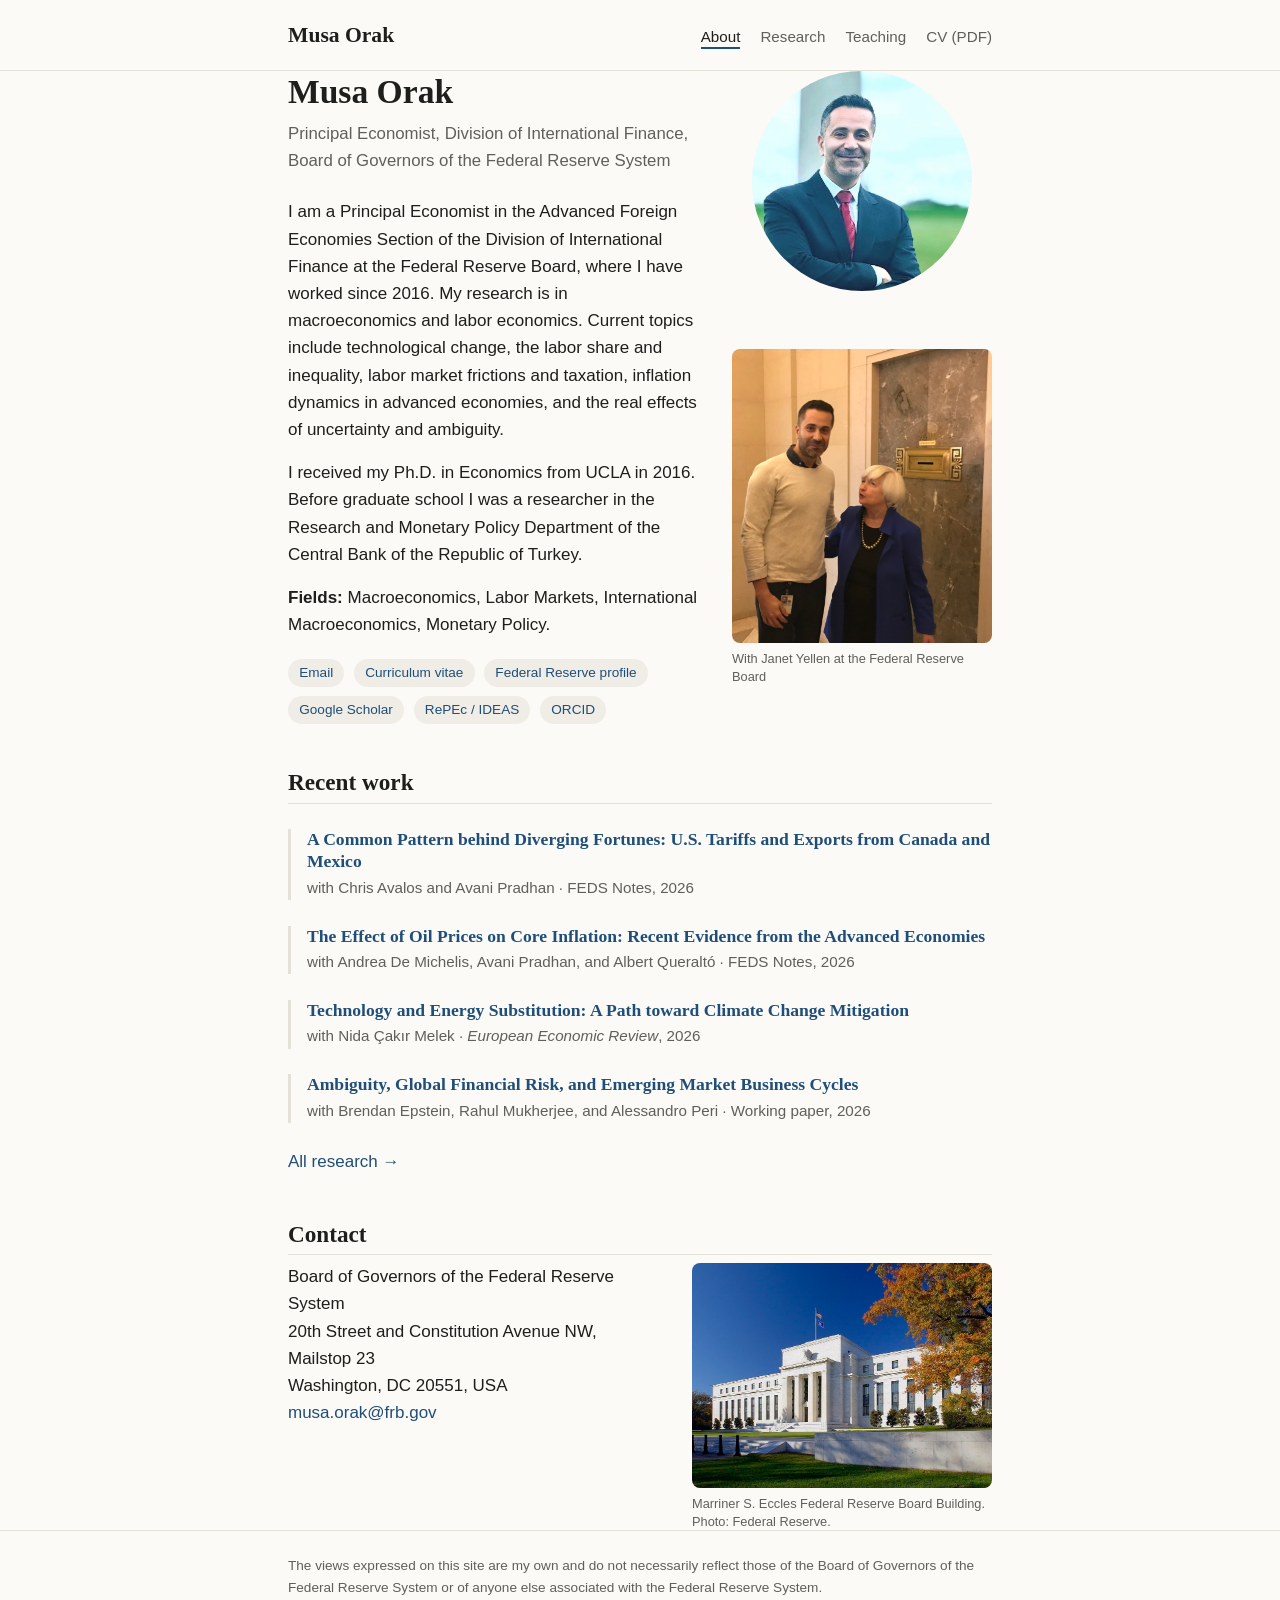
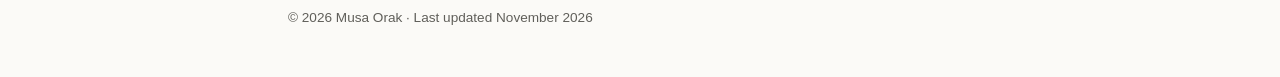
<file: index.html>
<!doctype html>
<html lang="en">
<head>
  <meta charset="utf-8">
  <meta name="viewport" content="width=device-width, initial-scale=1">
  <title>Musa Orak</title>
  <meta name="description" content="Musa Orak is a Principal Economist at the Federal Reserve Board. Research in macroeconomics and labor economics: technological change, the labor share and inequality, labor market frictions, inflation, and uncertainty.">
  <link rel="stylesheet" href="assets/style.css">
  <link rel="icon" href="data:image/svg+xml,%3Csvg xmlns='http://www.w3.org/2000/svg' viewBox='0 0 32 32'%3E%3Crect width='32' height='32' rx='6' fill='%231f4e79'/%3E%3Ctext x='16' y='22' text-anchor='middle' font-family='Georgia,serif' font-size='17' fill='white'%3EMO%3C/text%3E%3C/svg%3E">
</head>
<body>
<header class="site">
  <div class="wrap">
    <a class="brand" href="./">Musa Orak</a>
    <nav aria-label="Main">
      <ul>
        <li><a href="./" aria-current="page">About</a></li>
        <li><a href="research.html">Research</a></li>
        <li><a href="teaching.html">Teaching</a></li>
        <li><a href="Orak_CV.pdf">CV (PDF)</a></li>
      </ul>
    </nav>
  </div>
</header>

<main class="wrap">
  <div class="about">
    <div class="bio">
      <h1>Musa Orak</h1>
      <p class="lede">Principal Economist, Division of International Finance, Board of Governors of the Federal Reserve System</p>

      <p>I am a Principal Economist in the Advanced Foreign Economies Section of the Division of International Finance at the Federal Reserve Board, where I have worked since 2016. My research is in macroeconomics and labor economics. Current topics include technological change, the labor share and inequality, labor market frictions and taxation, inflation dynamics in advanced economies, and the real effects of uncertainty and ambiguity.</p>

      <p>I received my Ph.D. in Economics from UCLA in 2016. Before graduate school I was a researcher in the Research and Monetary Policy Department of the Central Bank of the Republic of Turkey.</p>

      <p><strong>Fields:</strong> Macroeconomics, Labor Markets, International Macroeconomics, Monetary Policy.</p>

      <ul class="links" aria-label="Profiles and contact">
        <li><a href="mailto:musa.orak@frb.gov">Email</a></li>
        <li><a href="Orak_CV.pdf">Curriculum vitae</a></li>
        <li><a href="https://www.federalreserve.gov/econres/musa-orak.htm">Federal Reserve profile</a></li>
        <li><a href="https://scholar.google.com/citations?user=68EUl_IAAAAJ&amp;hl=en">Google Scholar</a></li>
        <li><a href="https://ideas.repec.org/e/por105.html">RePEc / IDEAS</a></li>
        <li><a href="https://orcid.org/0000-0001-6528-2107">ORCID</a></li>
      </ul>
    </div>
    <figure class="portrait main">
      <img src="assets/headshot.jpg" alt="Portrait of Musa Orak" width="220" height="220">
    </figure>
    <figure class="portrait second">
      <img src="assets/with-yellen.jpg" alt="Musa Orak with Janet Yellen at the Federal Reserve Board" width="260" height="294" loading="lazy">
      <figcaption>With Janet Yellen at the Federal Reserve Board</figcaption>
    </figure>
  </div>

  <h2>Recent work</h2>
  <article class="pub">
    <h3 class="pub-title"><a href="research.html#tariffs-canada-mexico">A Common Pattern behind Diverging Fortunes: U.S. Tariffs and Exports from Canada and Mexico</a></h3>
    <p class="pub-meta">with Chris Avalos and Avani Pradhan &middot; FEDS Notes, 2026</p>
  </article>
  <article class="pub">
    <h3 class="pub-title"><a href="research.html#oil-core-inflation">The Effect of Oil Prices on Core Inflation: Recent Evidence from the Advanced Economies</a></h3>
    <p class="pub-meta">with Andrea De Michelis, Avani Pradhan, and Albert Queraltó &middot; FEDS Notes, 2026</p>
  </article>
  <article class="pub">
    <h3 class="pub-title"><a href="research.html#energy-substitution">Technology and Energy Substitution: A Path toward Climate Change Mitigation</a></h3>
    <p class="pub-meta">with Nida Çakır Melek &middot; <em>European Economic Review</em>, 2026</p>
  </article>
  <article class="pub">
    <h3 class="pub-title"><a href="research.html#ambiguity">Ambiguity, Global Financial Risk, and Emerging Market Business Cycles</a></h3>
    <p class="pub-meta">with Brendan Epstein, Rahul Mukherjee, and Alessandro Peri &middot; Working paper, 2026</p>
  </article>
  <p><a href="research.html">All research &rarr;</a></p>

  <h2>Contact</h2>
  <div class="contact">
    <p>
      Board of Governors of the Federal Reserve System<br>
      20th Street and Constitution Avenue NW, Mailstop 23<br>
      Washington, DC 20551, USA<br>
      <a href="mailto:musa.orak@frb.gov">musa.orak@frb.gov</a>
    </p>
    <figure class="portrait side">
      <!-- Public-domain Federal Reserve photo via Wikimedia Commons: File:Ec 05 (26114196145).jpg -->
      <img src="assets/eccles-building.jpg" alt="The Marriner S. Eccles Federal Reserve Board Building in Washington, DC" width="300" height="225" loading="lazy">
      <figcaption>Marriner S. Eccles Federal Reserve Board Building. Photo: Federal Reserve.</figcaption>
    </figure>
  </div>
</main>

<footer class="site">
  <div class="wrap">
    <p>The views expressed on this site are my own and do not necessarily reflect those of the Board of Governors of the Federal Reserve System or of anyone else associated with the Federal Reserve System.</p>
    <p>&copy; 2026 Musa Orak &middot; Last updated November 2026</p>
  </div>
</footer>
<!-- Cloudflare Web Analytics --><script type='module' src='https://static.cloudflareinsights.com/beacon.min.js' data-cf-beacon='{"token": "82379c5538f5444f82dd3ed7131e2933"}'></script><!-- End Cloudflare Web Analytics -->
<!-- Visit beacon (see worker/) --><script src="assets/beacon.js"></script>
</body>
</html>
</file>
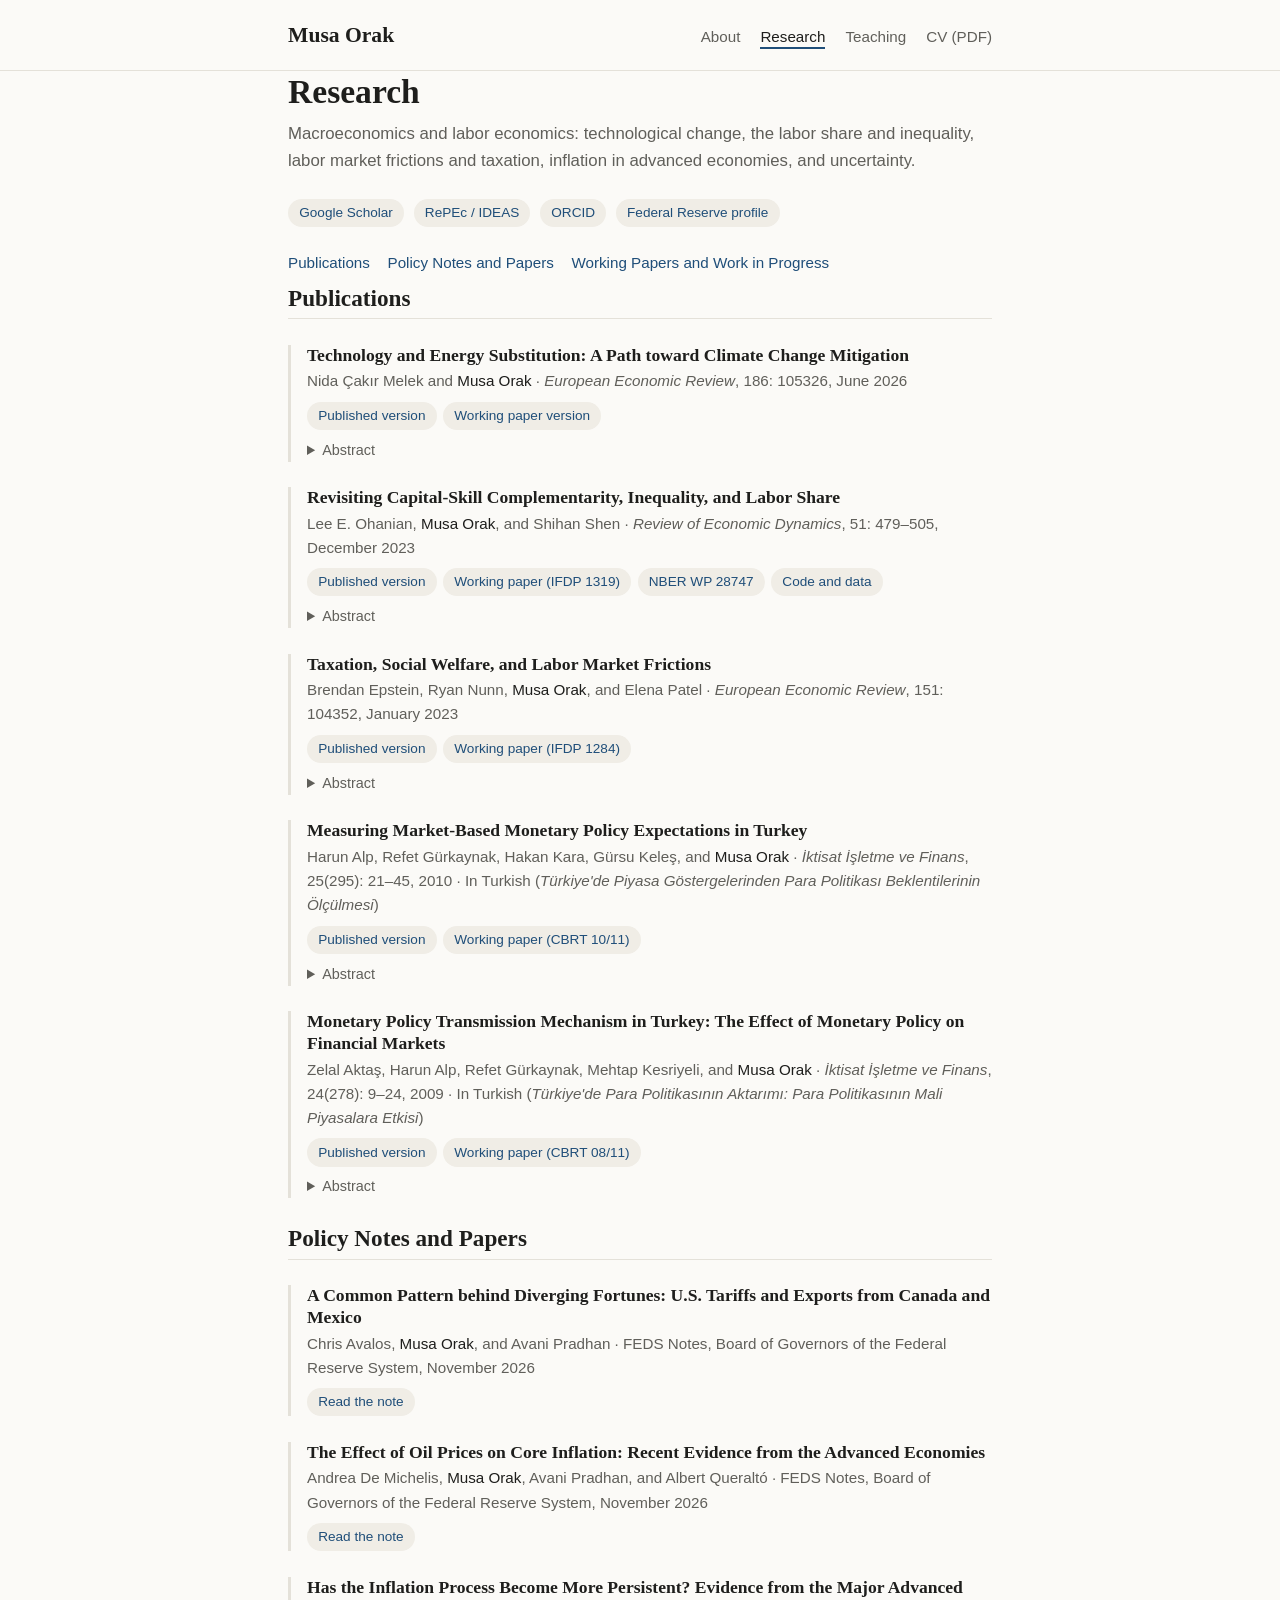
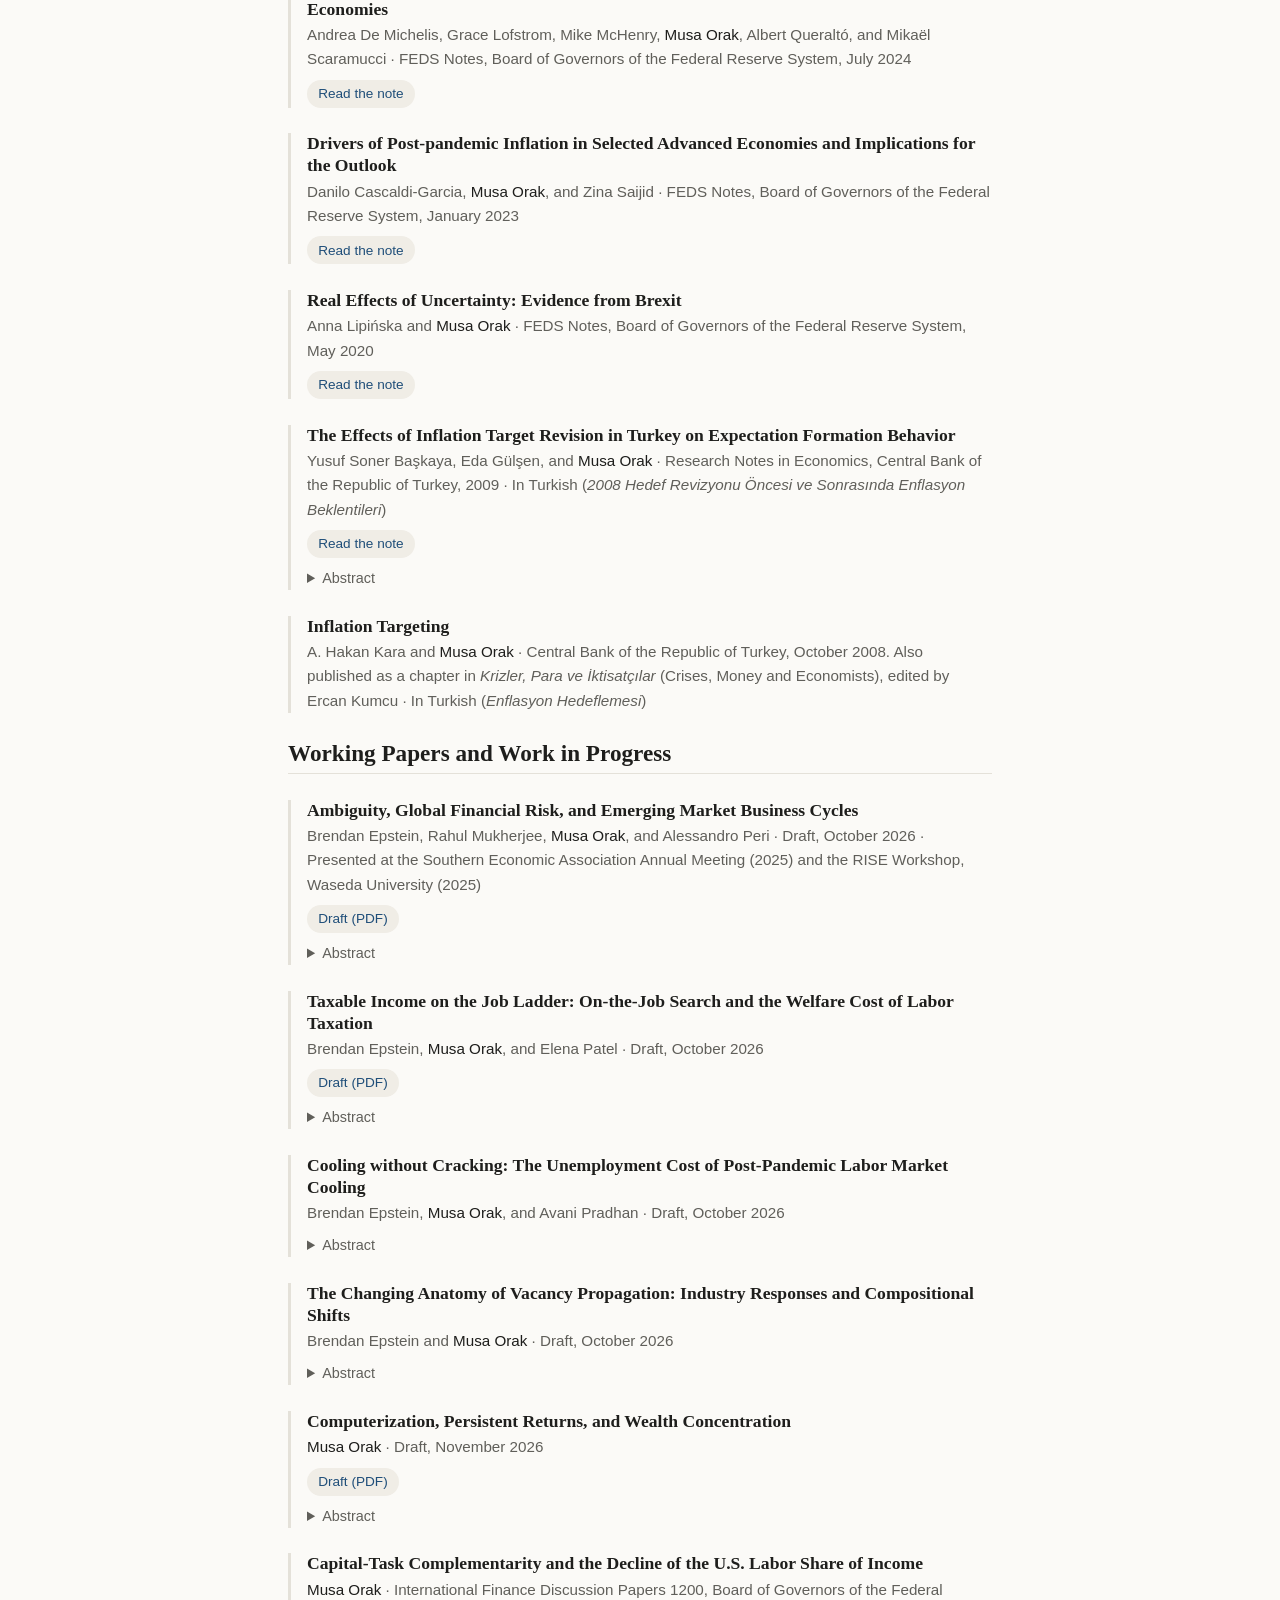
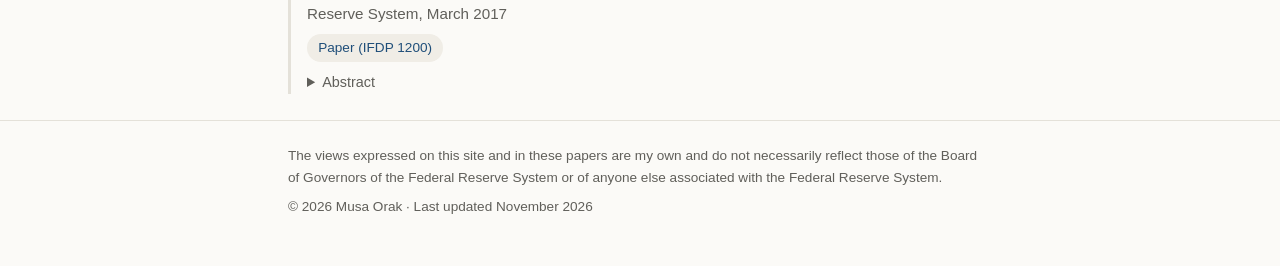
<file: research.html>
<!doctype html>
<html lang="en">
<head>
  <meta charset="utf-8">
  <meta name="viewport" content="width=device-width, initial-scale=1">
  <title>Research · Musa Orak</title>
  <meta name="description" content="Publications, policy notes, working papers, and work in progress by Musa Orak, economist at the Federal Reserve Board.">
  <link rel="stylesheet" href="assets/style.css">
  <link rel="icon" href="data:image/svg+xml,%3Csvg xmlns='http://www.w3.org/2000/svg' viewBox='0 0 32 32'%3E%3Crect width='32' height='32' rx='6' fill='%231f4e79'/%3E%3Ctext x='16' y='22' text-anchor='middle' font-family='Georgia,serif' font-size='17' fill='white'%3EMO%3C/text%3E%3C/svg%3E">
</head>
<body>
<header class="site">
  <div class="wrap">
    <a class="brand" href="./">Musa Orak</a>
    <nav aria-label="Main">
      <ul>
        <li><a href="./">About</a></li>
        <li><a href="research.html" aria-current="page">Research</a></li>
        <li><a href="teaching.html">Teaching</a></li>
        <li><a href="Orak_CV.pdf">CV (PDF)</a></li>
      </ul>
    </nav>
  </div>
</header>

<main class="wrap">
  <h1>Research</h1>
  <p class="lede">Macroeconomics and labor economics: technological change, the labor share and inequality, labor market frictions and taxation, inflation in advanced economies, and uncertainty.</p>

  <ul class="links" aria-label="Research profiles">
    <li><a href="https://scholar.google.com/citations?user=68EUl_IAAAAJ&amp;hl=en">Google Scholar</a></li>
    <li><a href="https://ideas.repec.org/e/por105.html">RePEc / IDEAS</a></li>
    <li><a href="https://orcid.org/0000-0001-6528-2107">ORCID</a></li>
    <li><a href="https://www.federalreserve.gov/econres/musa-orak.htm">Federal Reserve profile</a></li>
  </ul>

  <ul class="toc" aria-label="Sections" style="margin-top:1.5rem">
    <li><a href="#publications">Publications</a></li>
    <li><a href="#policy">Policy Notes and Papers</a></li>
    <li><a href="#working-papers">Working Papers and Work in Progress</a></li>
  </ul>

  <!-- ===================== PUBLICATIONS ===================== -->
  <section id="publications">
    <h2>Publications</h2>

    <article class="pub" id="energy-substitution">
      <h3 class="pub-title">Technology and Energy Substitution: A Path toward Climate Change Mitigation</h3>
      <p class="pub-meta">Nida Çakır Melek and <span class="me">Musa Orak</span> &middot; <em>European Economic Review</em>, 186: 105326, June 2026</p>
      <p class="pub-links">
        <a href="https://doi.org/10.1016/j.euroecorev.2026.105326">Published version</a>
        <a href="https://doi.org/10.18651/RWP2023-15">Working paper version</a>
      </p>
      <details class="abstract"><summary>Abstract</summary>
        <p>Mitigating climate change is critically linked to reducing an economy’s reliance on fossil energy. This paper examines U.S. energy dependence, measured by its factor share, using a neoclassical framework systematically. We present substitution across production inputs as a simple, explicit mechanism for climate-change mitigation and for interpreting energy-saving technical change. Allowing capital equipment–energy substitutability to vary over time, we find that changes in observed factor quantities can account for most low-frequency movements in the U.S. energy share over 1963–2019. Policies that foster access to and quality of capital equipment, and that account for dynamic substitutability between equipment and energy, can therefore support progress toward environmental goals.</p>
      </details>
    </article>

    <article class="pub" id="capital-skill">
      <h3 class="pub-title">Revisiting Capital-Skill Complementarity, Inequality, and Labor Share</h3>
      <p class="pub-meta">Lee E. Ohanian, <span class="me">Musa Orak</span>, and Shihan Shen &middot; <em>Review of Economic Dynamics</em>, 51: 479&ndash;505, December 2023</p>
      <p class="pub-links">
        <a href="https://doi.org/10.1016/j.red.2023.05.002">Published version</a>
        <a href="https://doi.org/10.17016/IFDP.2021.1319">Working paper (IFDP 1319)</a>
        <a href="https://www.nber.org/papers/w28747">NBER WP 28747</a>
        <a href="https://ideas.repec.org/c/red/ccodes/21-129.html">Code and data</a>
      </p>
      <details class="abstract"><summary>Abstract</summary>
        <p>This paper revisits capital-skill complementarity and inequality, as in Krusell, Ohanian, Rios-Rull and Violante (KORV, 2000). Using their methodology, we study how well the KORV model accounts for more recent data, including the large changes in the labor's share of income that were not present in KORV. We study both labor share of gross income (as in KORV), and income net of depreciation. We also use nonfarm business sector output as an alternative measure of production to real GDP. We find strong evidence for continued capital-skill complementarity in the most recent data, and we also find that the model continues to closely account for the skill premium. The model captures the average level of labor share, though it overpredicts its level by 2&ndash;4 percentage points at the end of the period.</p>
      </details>
    </article>

    <article class="pub" id="taxation-frictions">
      <h3 class="pub-title">Taxation, Social Welfare, and Labor Market Frictions</h3>
      <p class="pub-meta">Brendan Epstein, Ryan Nunn, <span class="me">Musa Orak</span>, and Elena Patel &middot; <em>European Economic Review</em>, 151: 104352, January 2023</p>
      <p class="pub-links">
        <a href="https://doi.org/10.1016/j.euroecorev.2022.104352">Published version</a>
        <a href="https://doi.org/10.17016/IFDP.2020.1284">Working paper (IFDP 1284)</a>
      </p>
      <details class="abstract"><summary>Abstract</summary>
        <p>Taking inefficiencies from taxation as given, a well-known public finance literature shows that the elasticity of taxable income (ETI) is a sufficient statistic for assessing the deadweight loss (DWL) from taxing labor income in a static neoclassical framework. Using a theoretical approach, we revisit this result from the vantage point of a general equilibrium macroeconomic model with labor search frictions. We show that, in this context, and against the backdrop of inefficient taxation, DWL can be up to 38 percent higher than the ETI under a range of reasonable parametric assumptions. Externalities arising from market participants not taking into account the impact of changes in their search- and vacancy-posting activities on other market participants can amplify this divergence substantially. However, with theoretical precision, we show how the wedge between the ETI and DWL can be controlled for, using readily observable variables.</p>
      </details>
    </article>

    <article class="pub" id="policy-expectations">
      <h3 class="pub-title">Measuring Market-Based Monetary Policy Expectations in Turkey</h3>
      <p class="pub-meta">Harun Alp, Refet Gürkaynak, Hakan Kara, Gürsu Keleş, and <span class="me">Musa Orak</span> &middot; <em>İktisat İşletme ve Finans</em>, 25(295): 21&ndash;45, 2010 &middot; In Turkish (<em>Türkiye'de Piyasa Göstergelerinden Para Politikası Beklentilerinin Ölçülmesi</em>)</p>
      <p class="pub-links">
        <a href="https://doi.org/10.3848/iif.2010.295.2849">Published version</a>
        <a href="https://ideas.repec.org/p/tcb/wpaper/1011.html">Working paper (CBRT 10/11)</a>
      </p>
      <details class="abstract"><summary>Abstract</summary>
        <p>This paper compares the ability of different market instruments in terms of predicting monetary policy decisions to find out which one best captures market participants' policy expectations. Towards this end, policy rate expectations implied by various market instruments and different approaches are derived for the period between July 2006 and October 2009. Empirical results show that market based monetary policy expectations in Turkey can most successfully be obtained by using the one week Turkish Lira Interbank Bid Rate (TRLIBID).</p>
      </details>
    </article>

    <article class="pub" id="transmission">
      <h3 class="pub-title">Monetary Policy Transmission Mechanism in Turkey: The Effect of Monetary Policy on Financial Markets</h3>
      <p class="pub-meta">Zelal Aktaş, Harun Alp, Refet Gürkaynak, Mehtap Kesriyeli, and <span class="me">Musa Orak</span> &middot; <em>İktisat İşletme ve Finans</em>, 24(278): 9&ndash;24, 2009 &middot; In Turkish (<em>Türkiye'de Para Politikasının Aktarımı: Para Politikasının Mali Piyasalara Etkisi</em>)</p>
      <p class="pub-links">
        <a href="https://doi.org/10.3848/iif.2009.278.6047">Published version</a>
        <a href="https://ideas.repec.org/p/tcb/wpaper/0811.html">Working paper (CBRT 08/11)</a>
      </p>
      <details class="abstract"><summary>Abstract</summary>
        <p>In this paper the effects of Central Bank of Turkey's interest rate decisions on relatively longer-term interest rates in financial markets and risk premia as well as on returns of the ISE-100, ISE-Financial indexes and exchange rates are studied by separating the anticipated component of monetary policy from that unexpected by financial markets. The results show that policy rate changes have significant effects on financial markets, especially on bond yields. Equity returns are not significantly driven by monetary policy surprises, whereas the responses of exchange rates are small. Thus, it appears that the transmission of monetary policy in Turkey is mainly through its effects on longer-term interest rates.</p>
      </details>
    </article>
  </section>

  <!-- ===================== POLICY NOTES AND PAPERS ===================== -->
  <section id="policy">
    <h2>Policy Notes and Papers</h2>

    <article class="pub" id="tariffs-canada-mexico">
      <h3 class="pub-title">A Common Pattern behind Diverging Fortunes: U.S. Tariffs and Exports from Canada and Mexico</h3>
      <p class="pub-meta">Chris Avalos, <span class="me">Musa Orak</span>, and Avani Pradhan &middot; FEDS Notes, Board of Governors of the Federal Reserve System, November 2026</p>
      <!-- DOI 10.17016/2380-7172.4196 is printed on the note but did not resolve yet on 2026-11-09; switch the link to https://doi.org/10.17016/2380-7172.4196 once it does. -->
      <p class="pub-links"><a href="https://www.federalreserve.gov/econres/notes/feds-notes/a-common-pattern-behind-diverging-fortunes-u-s-tariffs-and-exports-from-canada-and-mexico-20261109.html">Read the note</a></p>
    </article>

    <article class="pub" id="oil-core-inflation">
      <h3 class="pub-title">The Effect of Oil Prices on Core Inflation: Recent Evidence from the Advanced Economies</h3>
      <p class="pub-meta">Andrea De Michelis, <span class="me">Musa Orak</span>, Avani Pradhan, and Albert Queraltó &middot; FEDS Notes, Board of Governors of the Federal Reserve System, November 2026</p>
      <!-- DOI 10.17016/2380-7172.4190 is printed on the note but did not resolve yet on 2026-11-09; switch the link to https://doi.org/10.17016/2380-7172.4190 once it does. -->
      <p class="pub-links"><a href="https://www.federalreserve.gov/econres/notes/feds-notes/the-effect-of-oil-prices-on-core-inflation-recent-evidence-from-the-advanced-economies-20261109.html">Read the note</a></p>
    </article>

    <article class="pub" id="inflation-persistence">
      <h3 class="pub-title">Has the Inflation Process Become More Persistent? Evidence from the Major Advanced Economies</h3>
      <p class="pub-meta">Andrea De Michelis, Grace Lofstrom, Mike McHenry, <span class="me">Musa Orak</span>, Albert Queraltó, and Mikaël Scaramucci &middot; FEDS Notes, Board of Governors of the Federal Reserve System, July 2024</p>
      <p class="pub-links"><a href="https://doi.org/10.17016/2380-7172.3562">Read the note</a></p>
    </article>

    <article class="pub" id="post-pandemic-inflation">
      <h3 class="pub-title">Drivers of Post-pandemic Inflation in Selected Advanced Economies and Implications for the Outlook</h3>
      <p class="pub-meta">Danilo Cascaldi-Garcia, <span class="me">Musa Orak</span>, and Zina Saijid &middot; FEDS Notes, Board of Governors of the Federal Reserve System, January 2023</p>
      <p class="pub-links"><a href="https://doi.org/10.17016/2380-7172.3232">Read the note</a></p>
    </article>

    <article class="pub" id="brexit-uncertainty">
      <h3 class="pub-title">Real Effects of Uncertainty: Evidence from Brexit</h3>
      <p class="pub-meta">Anna Lipińska and <span class="me">Musa Orak</span> &middot; FEDS Notes, Board of Governors of the Federal Reserve System, May 2020</p>
      <p class="pub-links"><a href="https://doi.org/10.17016/2380-7172.2536">Read the note</a></p>
    </article>

    <article class="pub" id="target-revision">
      <h3 class="pub-title">The Effects of Inflation Target Revision in Turkey on Expectation Formation Behavior</h3>
      <p class="pub-meta">Yusuf Soner Başkaya, Eda Gülşen, and <span class="me">Musa Orak</span> &middot; Research Notes in Economics, Central Bank of the Republic of Turkey, 2009 &middot; In Turkish (<em>2008 Hedef Revizyonu Öncesi ve Sonrasında Enflasyon Beklentileri</em>)</p>
      <p class="pub-links"><a href="https://ideas.repec.org/p/tcb/econot/1001.html">Read the note</a></p>
      <details class="abstract"><summary>Abstract</summary>
        <p>This note investigates how the behavior of the economic agents regarding 12 and 24 months ahead inflation expectation formation has changed with the revision of inflation targets in June 2008 as a result of the joint decision of the Government and the Central Bank of Turkey. The results suggest that the role of inflation targets on the determination of the inflation expectations has increased, while that of the past inflation has weakened.</p>
      </details>
    </article>

    <article class="pub" id="inflation-targeting">
      <h3 class="pub-title">Inflation Targeting</h3>
      <p class="pub-meta">A. Hakan Kara and <span class="me">Musa Orak</span> &middot; Central Bank of the Republic of Turkey, October 2008. Also published as a chapter in <em>Krizler, Para ve İktisatçılar</em> (Crises, Money and Economists), edited by Ercan Kumcu &middot; In Turkish (<em>Enflasyon Hedeflemesi</em>)</p>
    </article>
  </section>

  <!-- ===================== WORKING PAPERS AND WORK IN PROGRESS ===================== -->
  <section id="working-papers">
    <h2>Working Papers and Work in Progress</h2>

    <article class="pub" id="ambiguity">
      <h3 class="pub-title">Ambiguity, Global Financial Risk, and Emerging Market Business Cycles</h3>
      <p class="pub-meta">Brendan Epstein, Rahul Mukherjee, <span class="me">Musa Orak</span>, and Alessandro Peri &middot; Draft, October 2026 &middot; Presented at the Southern Economic Association Annual Meeting (2025) and the RISE Workshop, Waseda University (2025)</p>
      <p class="pub-links"><a href="https://drive.google.com/file/d/1PR014KBkgvjwNrUNhCQ2eIe-FYTlEtoM/view?usp=sharing">Draft (PDF)</a></p>
      <details class="abstract"><summary>Abstract</summary>
        <p>This paper examines the impact of ambiguity (Knightian uncertainty) in U.S. financial markets on real economic activity in Emerging Market Economies (EMEs). Using a panel structural vector autoregression, we identify ambiguity shocks in U.S. equity markets and assess their transmission to EMEs. We find that an increase in ambiguity leads to a significant and persistent boom in EME GDP and investment. We attribute this result to investors&rsquo; portfolio reallocations: heightened ambiguity prompts a shift out of U.S. assets into foreign bonds and equities, with no flight to safety, which eases global financial conditions for EMEs and boosts their activity; a portfolio model with ambiguity-averse investors delivers this reallocation, in contrast to the flight to safety that higher volatility produces. We also document a negative response of ambiguity to structurally identified global financial risk shocks, uncovering a key role of global financial risk in shaping investors&rsquo; beliefs. Variance and historical decompositions underscore the role of ambiguity as a key driver of EME business cycles, comparable in importance to global financial risk and country spread shocks and accounting for about a third of the mid-2000s expansion in EME output.</p>
      </details>
    </article>

    <article class="pub" id="job-ladder">
      <h3 class="pub-title">Taxable Income on the Job Ladder: On-the-Job Search and the Welfare Cost of Labor Taxation</h3>
      <p class="pub-meta">Brendan Epstein, <span class="me">Musa Orak</span>, and Elena Patel &middot; Draft, October 2026</p>
      <p class="pub-links"><a href="papers/taxable_income_job_ladder.pdf">Draft (PDF)</a></p>
      <details class="abstract"><summary>Abstract</summary>
        <p>The elasticity of taxable income (ETI) is often used to summarize the efficiency cost of taxation, but earlier work shows that search frictions can create a substantial gap between the ETI prediction and actual deadweight loss (DWL). We ask which features of a job ladder change this gap. In a calibrated search-and-matching model, we introduce these features sequentially. Duplicating the recruitment market leaves the gap unchanged, as does a controlled wage hierarchy. Allowing workers to climb the ladder through on-the-job search, on the other hand, increases the gap by 19 percent. The magnitude of this effect is not identified by standard labor-market observations and the ETI alone. Across calibrations that match the same targets but differ in unobserved nonwage amenities, on-the-job search increases the gap by up to 41 percent. An observation on the taxable wage bill as a share of output can distinguish these calibrations. Once workers move along a job ladder, taxable income alone need not contain enough information to measure the welfare cost of taxation.</p>
      </details>
    </article>

    <article class="pub" id="cooling">
      <h3 class="pub-title">Cooling without Cracking: The Unemployment Cost of Post-Pandemic Labor Market Cooling</h3>
      <p class="pub-meta">Brendan Epstein, <span class="me">Musa Orak</span>, and Avani Pradhan &middot; Draft, October 2026</p>
      <details class="abstract"><summary>Abstract</summary>
        <p>Post-pandemic labor-market cooling was accompanied by unusually small increases in unemployment. A historically low increase, however, need not be anomalous given the vacancy decline and the initial unemployment rate. Using quarterly data for 17 advanced economies and a common tightness-based episode rule, we compare 14 cooling episodes with peaks in 2022&ndash;23 with 35 historical episodes. The median unemployment cost of cooling, the percentage-point increase in unemployment per 100 log points of declining tightness, was 1.16 recently, compared with 2.65 historically and 2.28 outside 2007&ndash;08. Every recent episode had a lower cost than its own economy&rsquo;s historical median, and lower starting unemployment accounts for roughly one-quarter of the gap. A vacancy&ndash;unemployment relation estimated for the pre-pandemic period, applied to realized vacancy declines and initial unemployment rates, implies a median recent increase of 0.68 percentage point, close to the observed 0.63. Dating episodes from vacancy peaks places the recent response below this benchmark, but neither estimate is precise enough to establish an unusual conditional response. Net participation changes added to recent unemployment rather than holding it down, and inferred exits from unemployment deteriorated less than in historical episodes in quarterly duration measures.</p>
      </details>
    </article>

    <article class="pub" id="vacancy-propagation">
      <h3 class="pub-title">The Changing Anatomy of Vacancy Propagation: Industry Responses and Compositional Shifts</h3>
      <p class="pub-meta">Brendan Epstein and <span class="me">Musa Orak</span> &middot; Draft, October 2026</p>
      <details class="abstract"><summary>Abstract</summary>
        <p>The timing of vacancy adjustment after a productivity innovation matters for labor-market propagation, but an aggregate vacancy response combines two objects: the behavior of vacancies within industries and the distribution of outstanding openings across those industries. Using the Conference Board&rsquo;s newspaper Help-Wanted Advertising Index for 1951Q1&ndash;2004Q2, we estimate productivity&ndash;vacancy&ndash;unemployment responses in progressively truncated samples. The impact response of vacancies generally becomes smaller as earlier decades are omitted, while positive point estimates at later horizons persist; the shortest-window estimates are imprecise. Using JOLTS data for 2001Q1&ndash;2019Q4, we then estimate manufacturing, private-services, and other-nonfarm responses to a common, recursively identified innovation in measured labor productivity. The manufacturing impact response exceeds the private-services response by 5.72 log percentage points (paired 90% pointwise bootstrap interval [3.93, 6.92]). Aggregating industry responses in vacancy levels and holding them fixed, we find that shifting five percentage points of the initial vacancy stock from private services to manufacturing raises the aggregate impact response by 0.29 log percentage points ([0.20, 0.35]), about 28% of the benchmark of 1.05. Our contribution is to link the historical change in response shape to an estimated sectoral contrast and an exact aggregation exercise. The exercise quantifies a channel through which industry composition may shape aggregate vacancy dynamics; identifying its historical contribution would require reconstructed historical vacancy-stock shares.</p>
      </details>
    </article>

    <article class="pub" id="wealth-concentration">
      <h3 class="pub-title">Computerization, Persistent Returns, and Wealth Concentration</h3>
      <p class="pub-meta"><span class="me">Musa Orak</span> &middot; Draft, November 2026</p>
      <p class="pub-links"><a href="papers/computerization_wealth_concentration.pdf">Draft (PDF)</a></p>
      <details class="abstract"><summary>Abstract</summary>
        <p>Computerization has opposing long-run effects on wealth concentration. I combine an estimated task-based technology with incomplete markets, endogenous schooling, and persistent household return differences, and compare stationary equilibria using U.S. inputs from 1967 to 2019. Holding return premia fixed, the measured ICT-price decline lowers the stationary top-1% wealth share by 8.1&ndash;8.6 percentage points, with depreciation and education costs at their 2019 values. Wages rise in all three tasks, the common return falls, and median wealth grows faster than mean wealth, even as employment polarizes. Across stationary equilibria, matching the observed 7.2-point rise in the top-1% wealth share requires the standard deviation of persistent returns to rise from 6.0 to 8.1 percentage points. When return differences widen with the stock of computer capital according to the calibrated ICT-linked rule, the same price decline raises the top-1% share by 6.5 points. At the 2019 inputs, wider dispersion adds about 14 points relative to fixed dispersion. This contribution depends strongly on persistence: shortening return-type spells from 4.6 to 2.1 years reduces it by about two-thirds.</p>
      </details>
    </article>

    <article class="pub" id="capital-task">
      <h3 class="pub-title">Capital-Task Complementarity and the Decline of the U.S. Labor Share of Income</h3>
      <p class="pub-meta"><span class="me">Musa Orak</span> &middot; International Finance Discussion Papers 1200, Board of Governors of the Federal Reserve System, March 2017</p>
      <p class="pub-links"><a href="https://doi.org/10.17016/IFDP.2017.1200">Paper (IFDP 1200)</a></p>
      <details class="abstract"><summary>Abstract</summary>
        <p>This paper provides evidence that shifts in the occupational composition of the U.S. workforce are the most important factor explaining the trend decline in the labor share over the past four decades. Estimates suggest that while there is unitary elasticity between equipment capital and non-routine tasks, equipment capital and routine tasks are highly substitutable. Through the lenses of a general equilibrium model with occupational choice and the estimated production technology, I document that the fall in relative price of equipment capital alone can explain 72 percent of the observed decline in the U.S. labor share. In addition, I find that differences in labor share trends across sectors can be accounted for by varying sensitivities of cost of production to the price of equipment capital.</p>
      </details>
    </article>
  </section>
</main>

<footer class="site">
  <div class="wrap">
    <p>The views expressed on this site and in these papers are my own and do not necessarily reflect those of the Board of Governors of the Federal Reserve System or of anyone else associated with the Federal Reserve System.</p>
    <p>&copy; 2026 Musa Orak &middot; Last updated November 2026</p>
  </div>
</footer>
<!-- Cloudflare Web Analytics --><script type='module' src='https://static.cloudflareinsights.com/beacon.min.js' data-cf-beacon='{"token": "82379c5538f5444f82dd3ed7131e2933"}'></script><!-- End Cloudflare Web Analytics -->
<!-- Visit beacon (see worker/) --><script src="assets/beacon.js"></script>
</body>
</html>
</file>
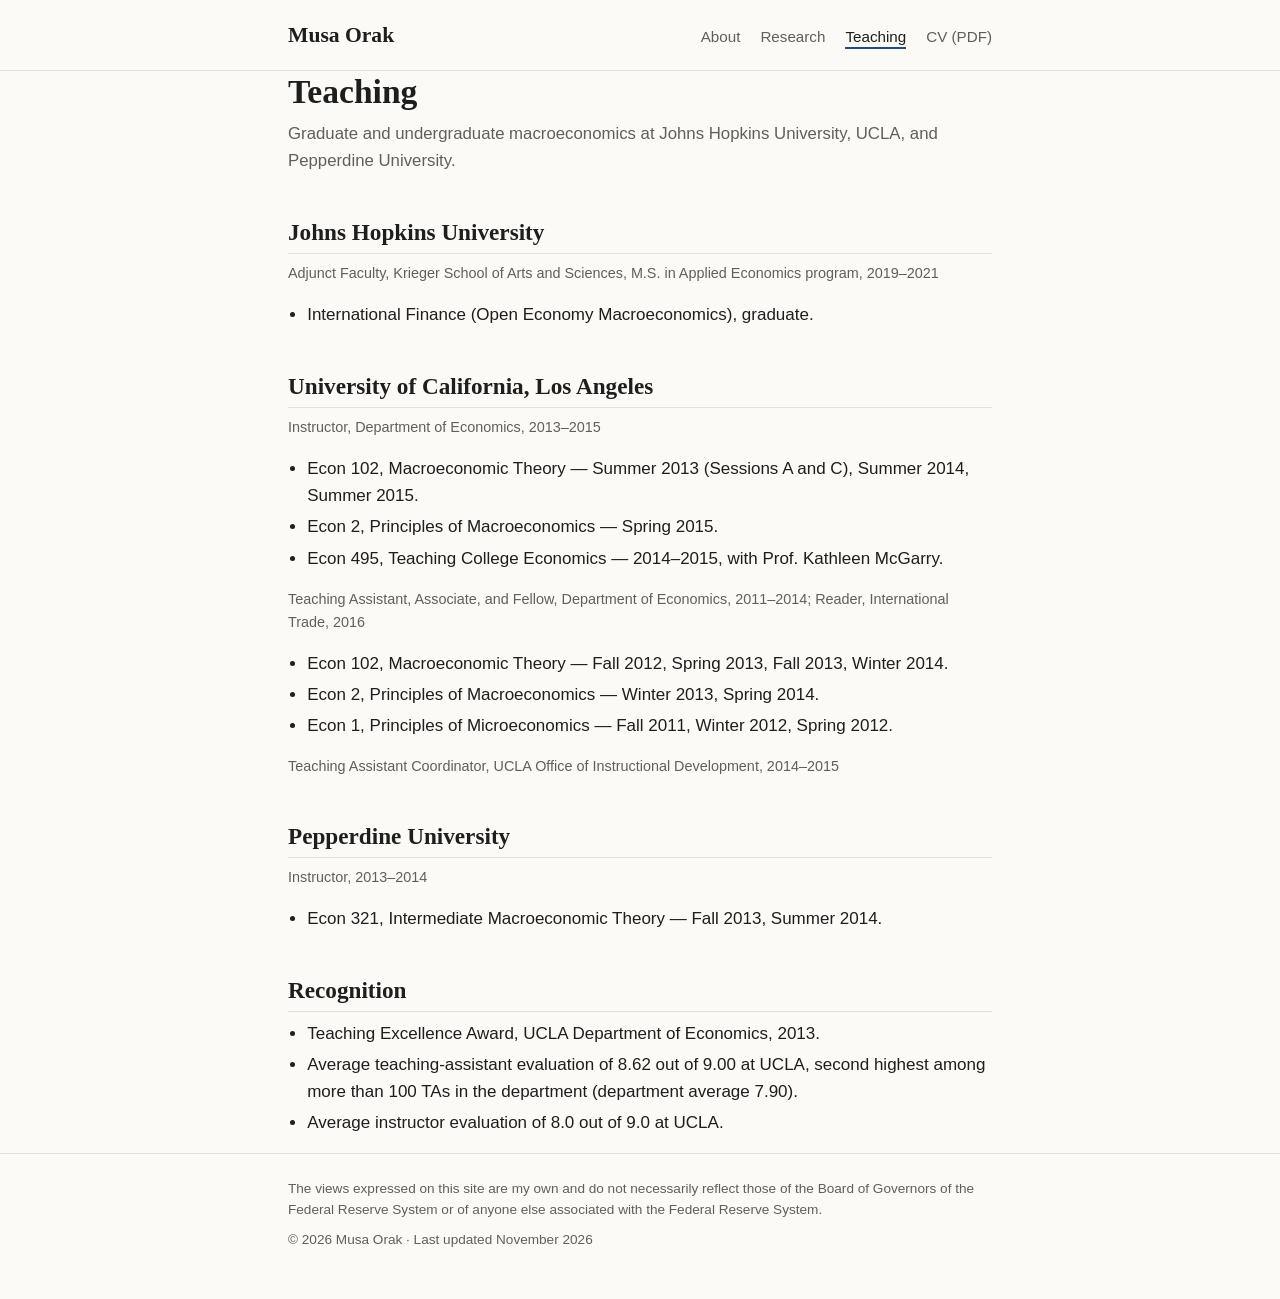
<file: teaching.html>
<!doctype html>
<html lang="en">
<head>
  <meta charset="utf-8">
  <meta name="viewport" content="width=device-width, initial-scale=1">
  <title>Teaching · Musa Orak</title>
  <meta name="description" content="Teaching record of Musa Orak: Johns Hopkins University, UCLA, and Pepperdine University.">
  <link rel="stylesheet" href="assets/style.css">
  <link rel="icon" href="data:image/svg+xml,%3Csvg xmlns='http://www.w3.org/2000/svg' viewBox='0 0 32 32'%3E%3Crect width='32' height='32' rx='6' fill='%231f4e79'/%3E%3Ctext x='16' y='22' text-anchor='middle' font-family='Georgia,serif' font-size='17' fill='white'%3EMO%3C/text%3E%3C/svg%3E">
</head>
<body>
<header class="site">
  <div class="wrap">
    <a class="brand" href="./">Musa Orak</a>
    <nav aria-label="Main">
      <ul>
        <li><a href="./">About</a></li>
        <li><a href="research.html">Research</a></li>
        <li><a href="teaching.html" aria-current="page">Teaching</a></li>
        <li><a href="Orak_CV.pdf">CV (PDF)</a></li>
      </ul>
    </nav>
  </div>
</header>

<main class="wrap">
  <h1>Teaching</h1>
  <p class="lede">Graduate and undergraduate macroeconomics at Johns Hopkins University, UCLA, and Pepperdine University.</p>

  <h2>Johns Hopkins University</h2>
  <p class="muted small">Adjunct Faculty, Krieger School of Arts and Sciences, M.S. in Applied Economics program, 2019&ndash;2021</p>
  <ul class="courses">
    <li>International Finance (Open Economy Macroeconomics), graduate.</li>
  </ul>

  <h2>University of California, Los Angeles</h2>
  <p class="muted small">Instructor, Department of Economics, 2013&ndash;2015</p>
  <ul class="courses">
    <li>Econ 102, Macroeconomic Theory &mdash; Summer 2013 (Sessions A and C), Summer 2014, Summer 2015.</li>
    <li>Econ 2, Principles of Macroeconomics &mdash; Spring 2015.</li>
    <li>Econ 495, Teaching College Economics &mdash; 2014&ndash;2015, with Prof. Kathleen McGarry.</li>
  </ul>
  <p class="muted small">Teaching Assistant, Associate, and Fellow, Department of Economics, 2011&ndash;2014; Reader, International Trade, 2016</p>
  <ul class="courses">
    <li>Econ 102, Macroeconomic Theory &mdash; Fall 2012, Spring 2013, Fall 2013, Winter 2014.</li>
    <li>Econ 2, Principles of Macroeconomics &mdash; Winter 2013, Spring 2014.</li>
    <li>Econ 1, Principles of Microeconomics &mdash; Fall 2011, Winter 2012, Spring 2012.</li>
  </ul>
  <p class="muted small">Teaching Assistant Coordinator, UCLA Office of Instructional Development, 2014&ndash;2015</p>

  <h2>Pepperdine University</h2>
  <p class="muted small">Instructor, 2013&ndash;2014</p>
  <ul class="courses">
    <li>Econ 321, Intermediate Macroeconomic Theory &mdash; Fall 2013, Summer 2014.</li>
  </ul>

  <h2>Recognition</h2>
  <ul class="courses">
    <li>Teaching Excellence Award, UCLA Department of Economics, 2013.</li>
    <li>Average teaching-assistant evaluation of 8.62 out of 9.00 at UCLA, second highest among more than 100 TAs in the department (department average 7.90).</li>
    <li>Average instructor evaluation of 8.0 out of 9.0 at UCLA.</li>
  </ul>
</main>

<footer class="site">
  <div class="wrap">
    <p>The views expressed on this site are my own and do not necessarily reflect those of the Board of Governors of the Federal Reserve System or of anyone else associated with the Federal Reserve System.</p>
    <p>&copy; 2026 Musa Orak &middot; Last updated November 2026</p>
  </div>
</footer>
<!-- Cloudflare Web Analytics --><script type='module' src='https://static.cloudflareinsights.com/beacon.min.js' data-cf-beacon='{"token": "82379c5538f5444f82dd3ed7131e2933"}'></script><!-- End Cloudflare Web Analytics -->
<!-- Visit beacon (see worker/) --><script src="assets/beacon.js"></script>
</body>
</html>
</file>
<file: assets/style.css>
/* musaorak.com — one stylesheet, no build step.
   Colors are tokens on :root; dark mode follows the system setting. */
:root {
  --bg: #fbfaf7;
  --fg: #1e1e1c;
  --muted: #605f5a;
  --rule: #e4e1d9;
  --accent: #1f4e79;
  --pill: #f0ede6;
  --serif: "Iowan Old Style", "Palatino Linotype", Palatino, "Book Antiqua", Georgia, serif;
  --sans: -apple-system, BlinkMacSystemFont, "Segoe UI", Helvetica, Arial, sans-serif;
}
@media (prefers-color-scheme: dark) {
  :root:not([data-theme="light"]) {
    --bg: #15171a;
    --fg: #e8e6e1;
    --muted: #a5a49d;
    --rule: #2d3137;
    --accent: #86b7e8;
    --pill: #22262b;
  }
}
:root[data-theme="dark"] {
  --bg: #15171a; --fg: #e8e6e1; --muted: #a5a49d; --rule: #2d3137; --accent: #86b7e8; --pill: #22262b;
}

* { box-sizing: border-box; }
html { -webkit-text-size-adjust: 100%; }
body {
  margin: 0;
  background: var(--bg);
  color: var(--fg);
  font: 17px/1.6 var(--sans);
}
a { color: var(--accent); text-decoration: none; text-underline-offset: 3px; }
a:hover, a:focus-visible { text-decoration: underline; }
.wrap { max-width: 46rem; margin: 0 auto; padding: 0 16px; }

/* Header and navigation */
header.site { border-bottom: 1px solid var(--rule); }
header.site .wrap {
  display: flex; align-items: baseline; justify-content: space-between;
  gap: .75rem 1.5rem; flex-wrap: wrap; padding-top: 1.1rem; padding-bottom: 1.1rem;
}
.brand { font-family: var(--serif); font-size: 1.35rem; font-weight: 600; color: var(--fg); }
nav ul { list-style: none; margin: 0; padding: 0; display: flex; gap: 1.25rem; flex-wrap: wrap; }
nav a { color: var(--muted); font-size: .95rem; }
nav a[aria-current="page"] { color: var(--fg); border-bottom: 2px solid var(--accent); padding-bottom: 2px; }

/* Content */
main { padding: 2.5rem 0 3rem; }
h1, h2, h3 { font-family: var(--serif); line-height: 1.25; margin: 0 0 .5rem; font-weight: 600; }
h1 { font-size: 2.1rem; }
h2 { font-size: 1.45rem; margin-top: 2.75rem; padding-bottom: .35rem; border-bottom: 1px solid var(--rule); }
main > h2:first-child, section > h2:first-child { margin-top: 0; }
h3 { font-size: 1.1rem; }
p { margin: 0 0 1rem; }
.lede { font-size: 1.05rem; color: var(--muted); margin-bottom: 1.5rem; }
.muted { color: var(--muted); }
.small { font-size: .9rem; }

/* About page layout: bio on the left, headshot top right, second photo below it.
   On phones: headshot, then bio, then the second photo. */
.about {
  display: grid; grid-template-columns: 1fr 260px; grid-template-areas: "bio main" "bio second";
  gap: 0 2rem; align-items: start;
}
.about .bio { grid-area: bio; }
.portrait { margin: 0; }
.portrait.main { grid-area: main; }
.portrait.second { grid-area: second; margin-top: 1.25rem; }
.portrait img { width: 100%; height: auto; border-radius: 8px; display: block; }
/* Main photo as a circle: square crop focused near the top (the face), then rounded. */
.portrait.main img {
  aspect-ratio: 1 / 1; object-fit: cover; object-position: 50% 18%;
  border-radius: 50%; width: 220px; margin: 0 auto;
}
.portrait figcaption { font-size: .8rem; color: var(--muted); margin-top: .4rem; line-height: 1.4; }
@media (max-width: 600px) {
  .about { grid-template-columns: 1fr; grid-template-areas: "main" "bio" "second"; }
  .portrait { max-width: 260px; }
  .portrait.main { margin-bottom: 1.5rem; }
  .portrait.main img { width: 180px; margin: 0; }
}
.links { list-style: none; padding: 0; margin: 1.25rem 0 0; display: flex; flex-wrap: wrap; gap: .5rem .6rem; }
.links a, .pub-links a {
  display: inline-block; font-size: .85rem; background: var(--pill);
  padding: .2rem .7rem; border-radius: 999px; color: var(--accent);
}
.links a:hover, .pub-links a:hover { text-decoration: none; filter: brightness(.95); }

/* Contact block with a photo beside it */
.contact { display: grid; grid-template-columns: 1fr 300px; gap: 1rem 2rem; align-items: start; }
@media (max-width: 600px) {
  .contact { grid-template-columns: 1fr; }
  .portrait.side { max-width: 300px; }
}

/* Research page */
.toc { display: flex; flex-wrap: wrap; gap: .4rem 1.1rem; margin: 0 0 .5rem; padding: 0; list-style: none; font-size: .95rem; }
.pub { margin: 1.6rem 0; padding-left: 1rem; border-left: 3px solid var(--rule); }
.pub-title { margin-bottom: .15rem; }
.pub-meta { margin: 0 0 .5rem; color: var(--muted); font-size: .95rem; }
.pub-meta .me { color: var(--fg); }
.pub-links { margin: 0; display: flex; flex-wrap: wrap; gap: .4rem; }
details.abstract { margin-top: .55rem; }
details.abstract summary { cursor: pointer; color: var(--muted); font-size: .9rem; }
details.abstract p { margin: .5rem 0 0; font-size: .95rem; }

/* Teaching page */
.courses { margin: 0 0 1rem; padding-left: 1.2rem; }
.courses li { margin: .25rem 0; }

/* Footer */
footer.site { border-top: 1px solid var(--rule); padding: 1.5rem 0 2.5rem; color: var(--muted); font-size: .85rem; }
footer.site p { margin: 0 0 .5rem; }

@media print {
  header.site nav, footer.site { display: none; }
  details.abstract { display: none; }
  a { color: inherit; }
}
</file>
